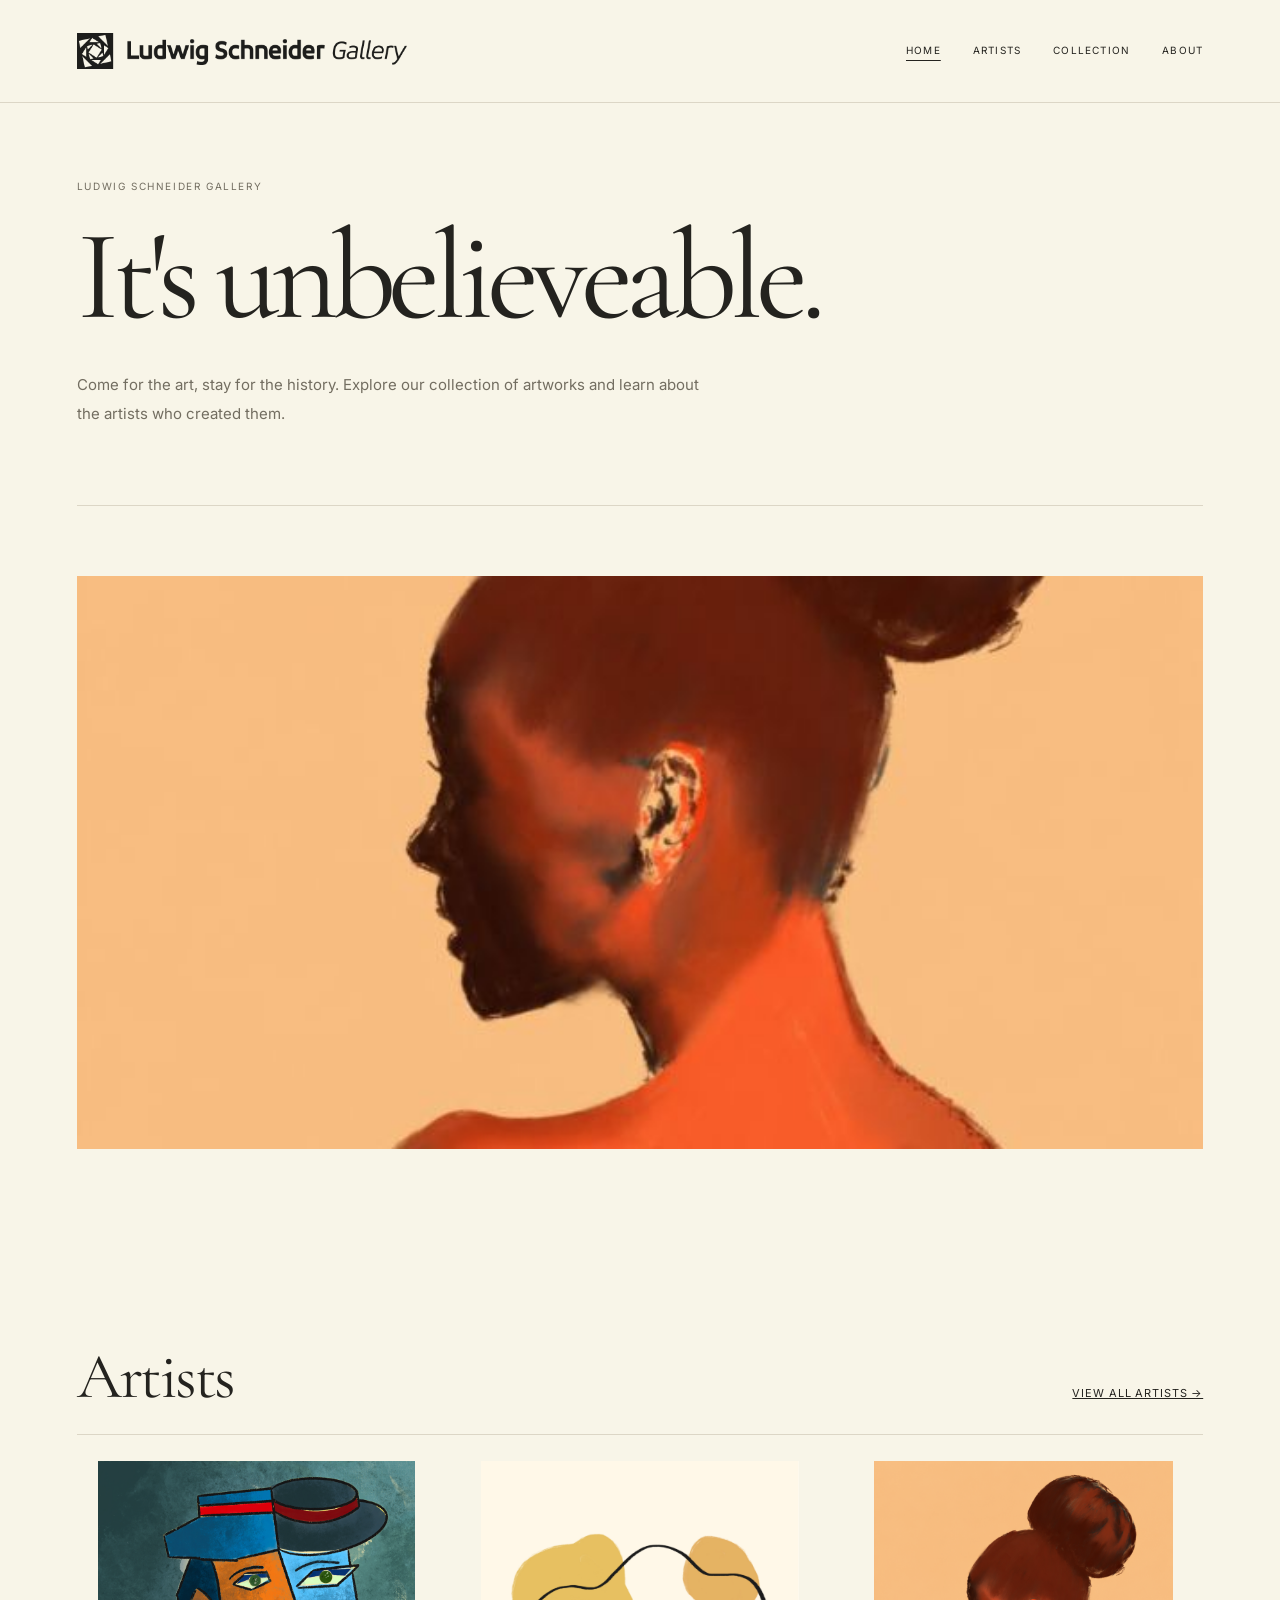
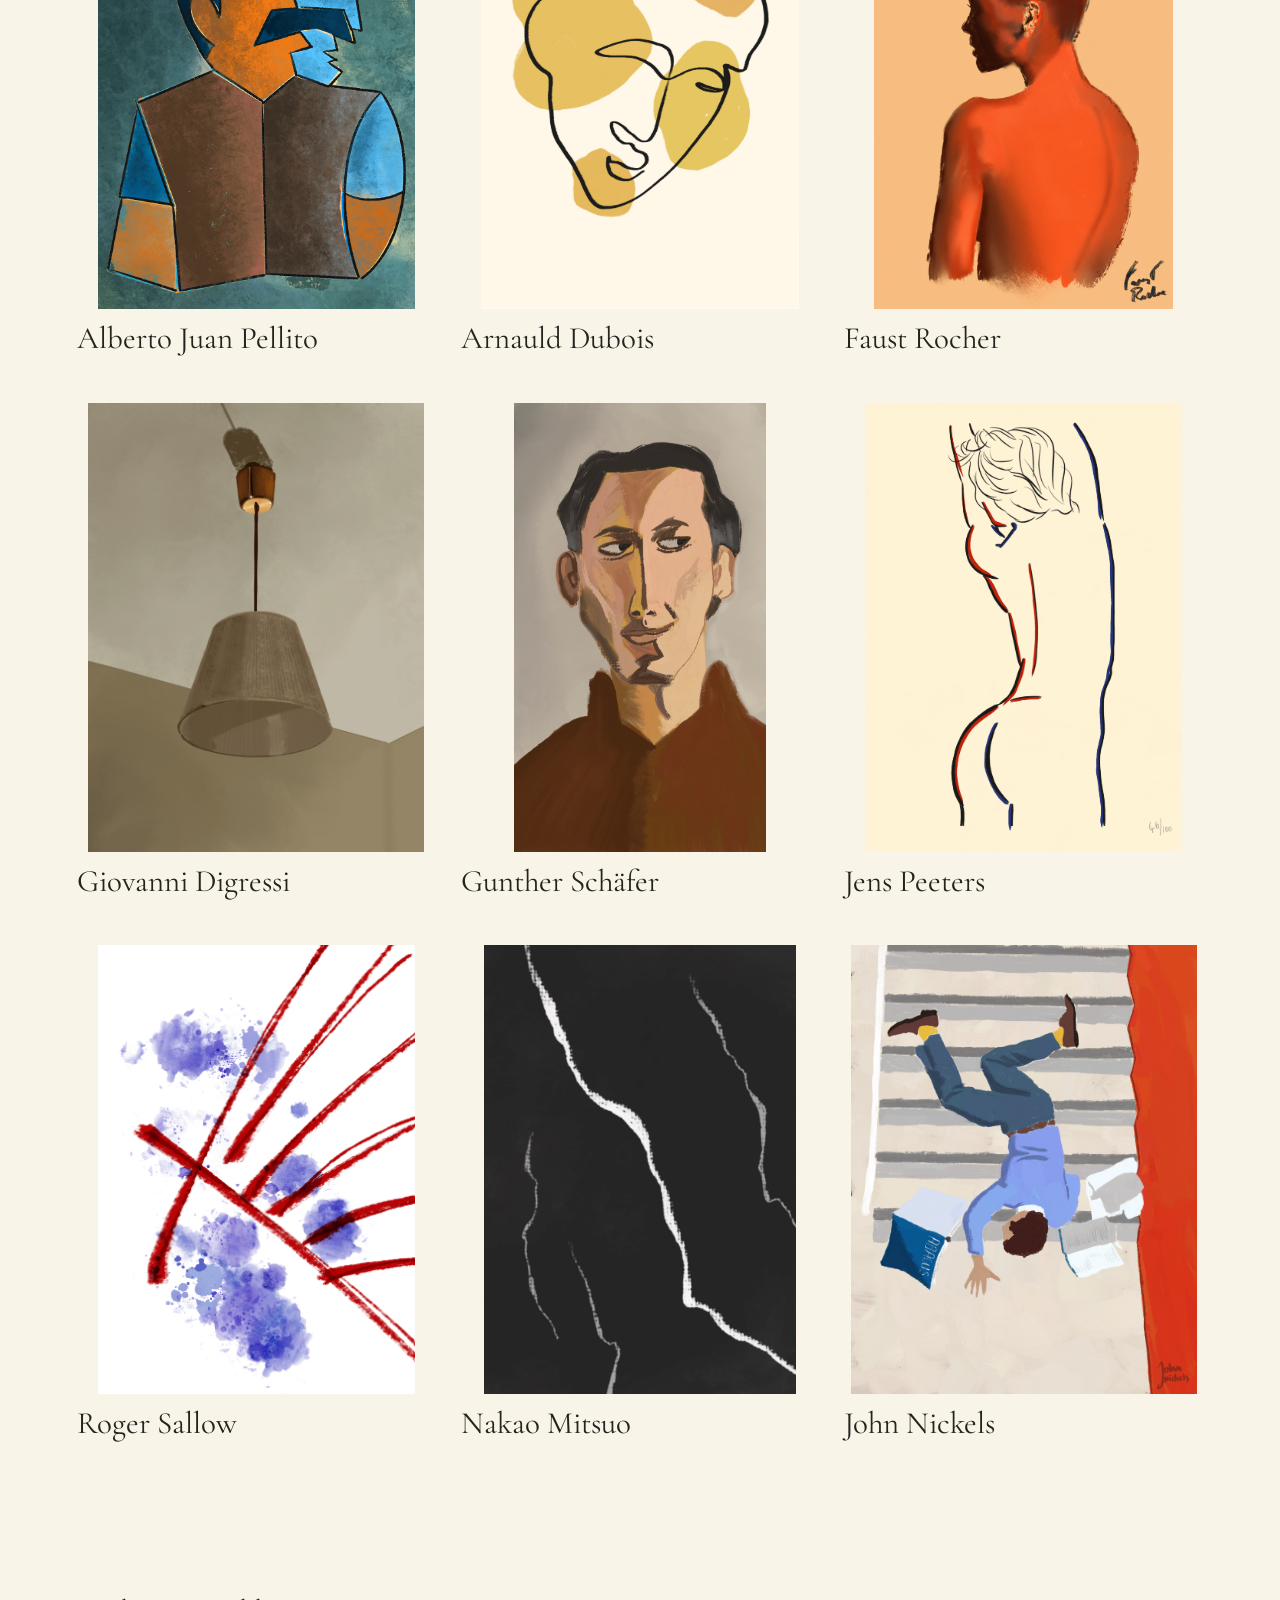
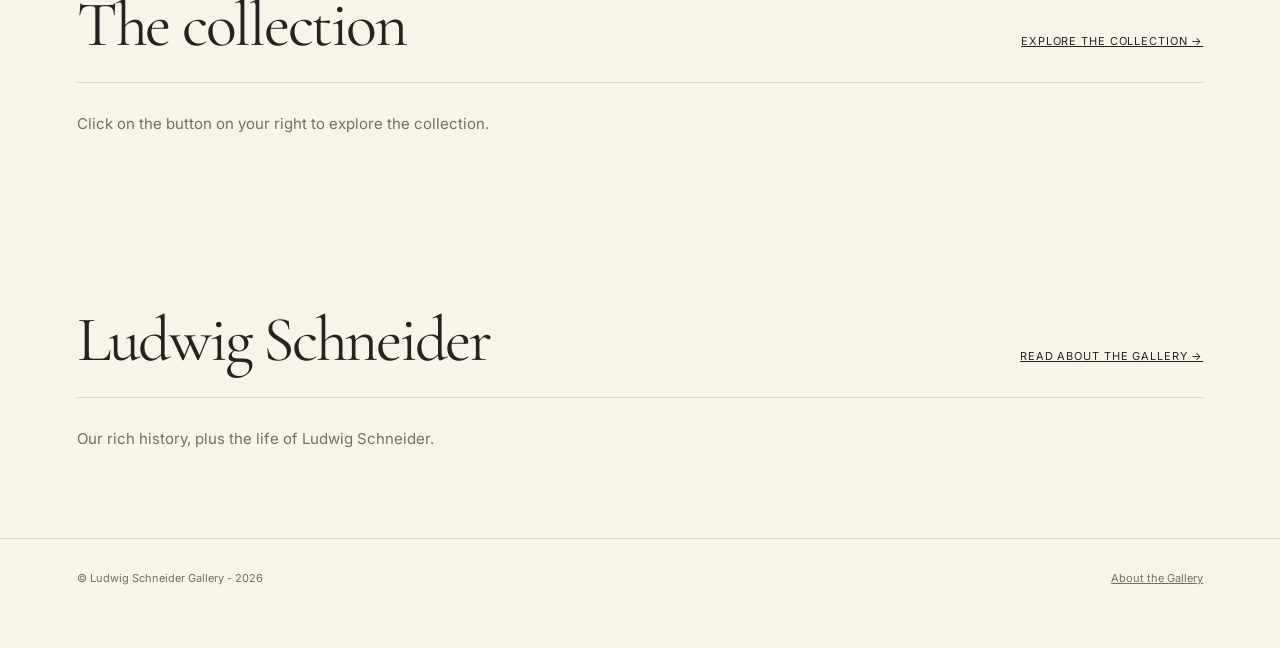
<file: index.html>
<!DOCTYPE html>
<html lang="en">
 <head>
  <meta charset="utf-8"/>
  <meta content="width=device-width, initial-scale=1" name="viewport"/>
  <meta content="./" name="site-root"/>
  <meta content="#F8F5E8" name="theme-color"/>
  <title>
   Home — Ludwig Schneider Gallery
  </title>
  <link href="./assets/css/style.css" rel="stylesheet"/>
  <link rel="apple-touch-icon" sizes="180x180" href="/assets/favicon/apple-touch-icon.png">
  <link rel="icon" type="image/png" sizes="32x32" href="/assets/favicon/favicon-32x32.png">
  <link rel="icon" type="image/png" sizes="16x16" href="/assets/favicon/favicon-16x16.png">
  <link rel="manifest" href="/assets/favicon/site.webmanifest">
 </head>
 <body>
  <a class="skip" href="#main">
   Skip to content
  </a>
  <header class="site-header">
   <div class="wrap">
    <a aria-label="Ludwig Schneider Gallery homepage" class="logo" href="./">
     <img alt="Ludwig Schneider Gallery" src="./assets/images/logo-horizontal.png"/>
    </a>
    <nav aria-label="Main navigation" class="nav">
     <a aria-current="page" href="./">
      Home
     </a>
     <a href="./artists/">
      Artists
     </a>
     <a href="./collection/">
      Collection
     </a>
     <a href="./about/">
      About
     </a>
    </nav>
   </div>
  </header>
  <main class="wrap" id="main">
   <section class="intro">
    <span class="eyebrow">
     Ludwig Schneider Gallery
    </span>
    <h1>
     It's unbelieveable.
    </h1>
    <p class="lead">
     Come for the art, stay for the history. Explore our collection of artworks and learn about the artists who created them.
    </p>
   </section>
   <section class="section">
    <div class="featured-placeholder">
  <img
    src="/assets/images/artworks/featured-placeholder.jpg"
    alt="Featured artwork"
    width="630"
    height="320"
  >
</div>
   </section>
   <section class="section">
    <div class="section-header">
     <h2>
      Artists
     </h2>
     <a class="text-link" href="artists/">
      View all artists →
     </a>
    </div>
    <div class="grid" id="artists-grid">
    </div>
   </section>
   <section class="section">
    <div class="section-header">
     <h2>
      The collection
     </h2>
     <a class="text-link" href="collection/">
      Explore the collection →
     </a>
    </div>
    <p class="lead">
     Click on the button on your right to explore the collection.
    </p>
   </section>
   <section class="section">
    <div class="section-header">
     <h2>
      Ludwig Schneider
     </h2>
     <a class="text-link" href="about/">
      Read about the gallery →
     </a>
    </div>
    <p class="lead">
     Our rich history, plus the life of Ludwig Schneider.
    </p>
   </section>
  </main>
  <footer class="site-footer">
   <div class="wrap">
    <span>
     © Ludwig Schneider Gallery - 2026
    </span>
    <span>
     <a href="./about/">
      About the Gallery
     </a>
    </span>
   </div>
  </footer>
  <script defer="" src="./assets/js/site.js">
  </script>
 </body>
</html>
</file>
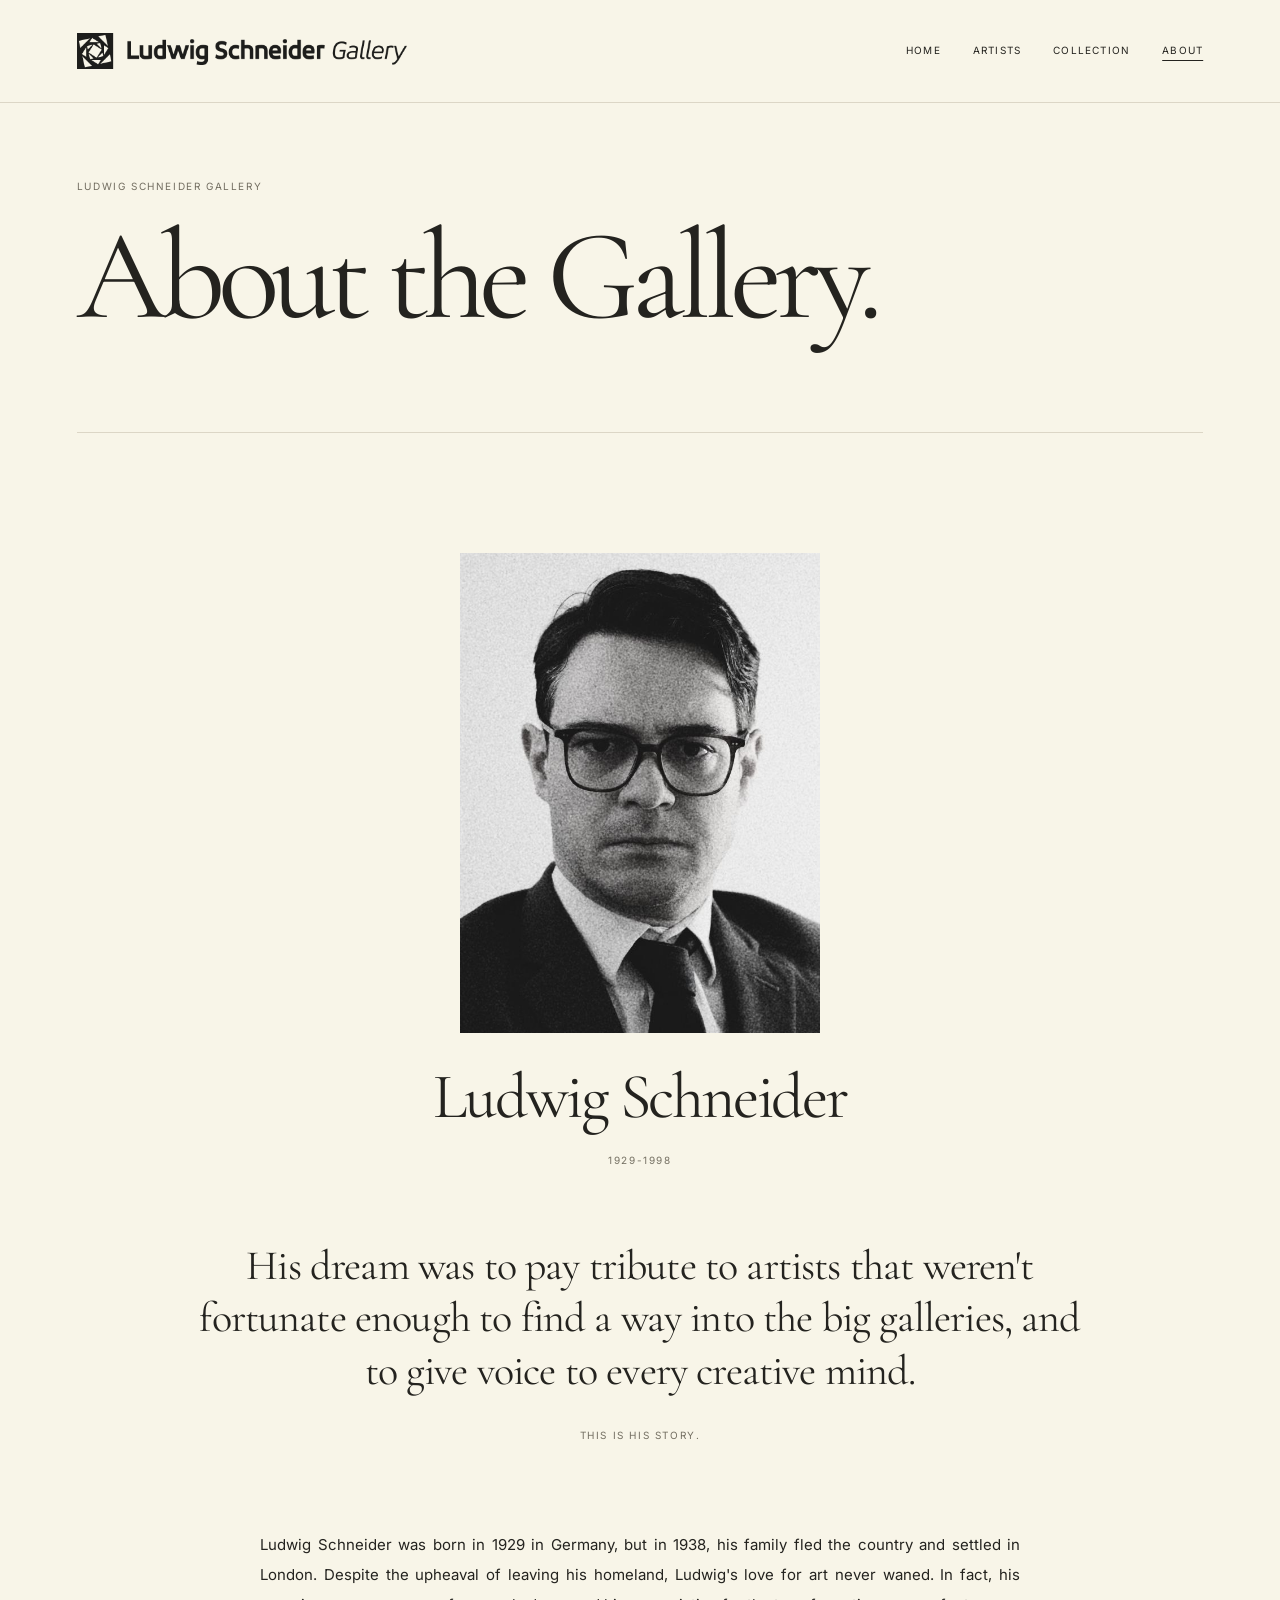
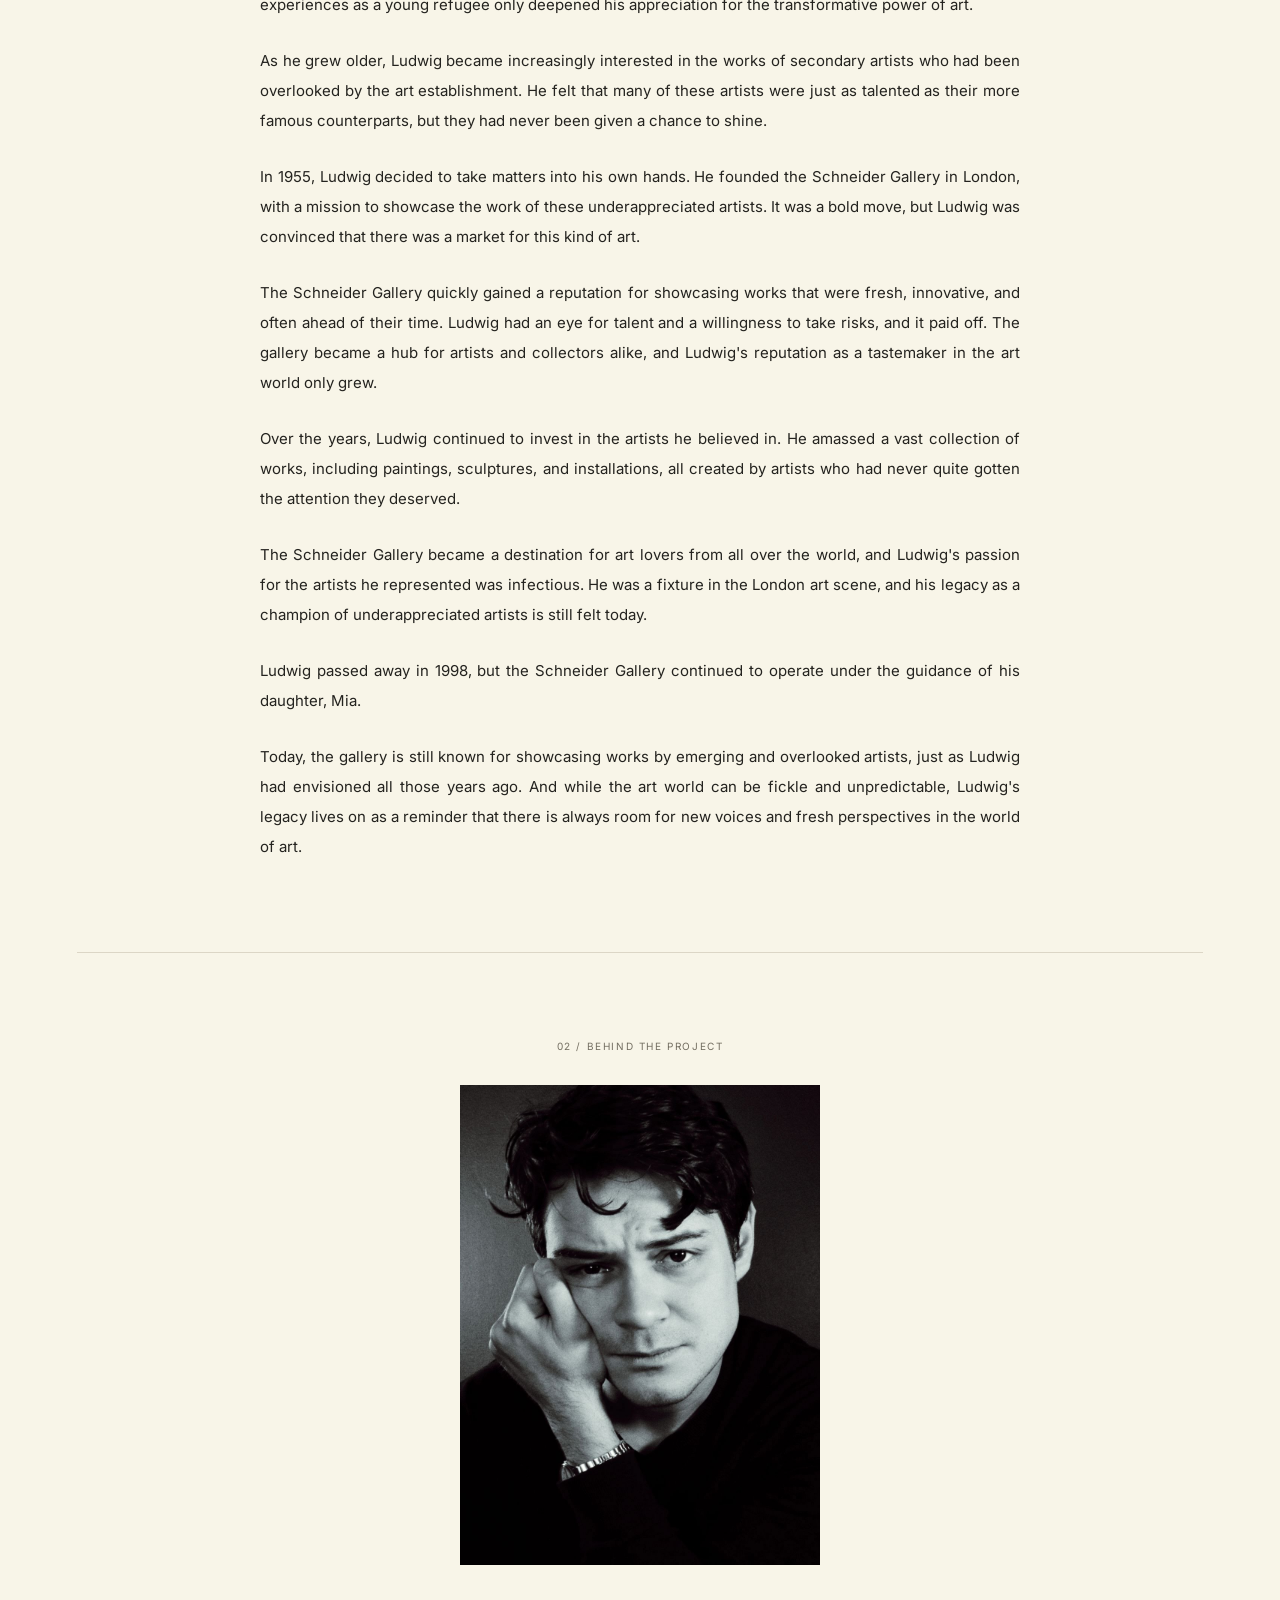
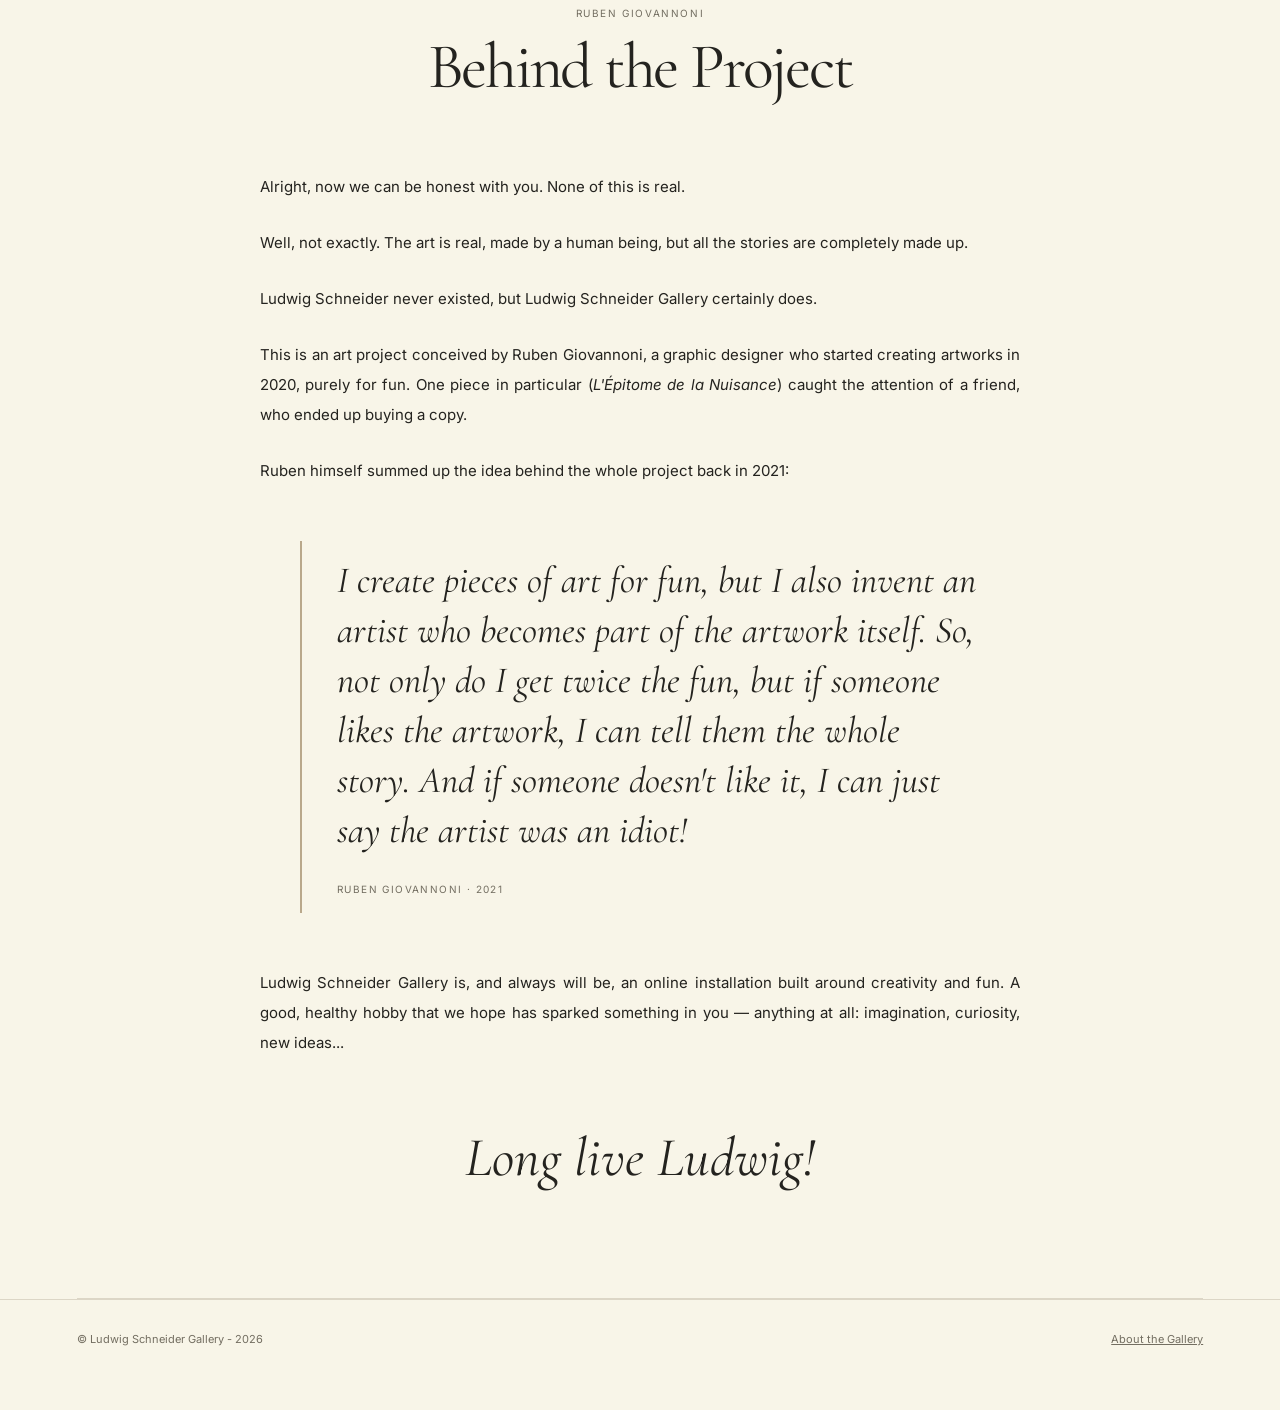
<file: about/index.html>
<!DOCTYPE html>
<html lang="en">
 <head>
  <meta charset="utf-8"/>
  <meta content="width=device-width, initial-scale=1" name="viewport"/>
  <meta content="../" name="site-root"/>
  <meta content="#F8F5E8" name="theme-color"/>
  <title>
   About — Ludwig Schneider Gallery
  </title>
  <link href="../assets/css/style.css" rel="stylesheet"/>
  <link rel="apple-touch-icon" sizes="180x180" href="/assets/favicon/apple-touch-icon.png">
  <link rel="icon" type="image/png" sizes="32x32" href="/assets/favicon/favicon-32x32.png">
  <link rel="icon" type="image/png" sizes="16x16" href="/assets/favicon/favicon-16x16.png">
  <link rel="manifest" href="/assets/favicon/site.webmanifest">
</head>
 <body>
  <a class="skip" href="#main">
   Skip to content
  </a>
  <header class="site-header">
   <div class="wrap">
    <a aria-label="Ludwig Schneider Gallery homepage" class="logo" href="../">
     <img alt="Ludwig Schneider Gallery" src="../assets/images/logo-horizontal.png"/>
    </a>
    <nav aria-label="Main navigation" class="nav">
     <a href="../">
      Home
     </a>
     <a href="../artists/">
      Artists
     </a>
     <a href="../collection/">
      Collection
     </a>
     <a aria-current="page" href="../about/">
      About
     </a>
    </nav>
   </div>
  </header>
  <main class="wrap" id="main">
   <section class="intro">
    <span class="eyebrow">
     Ludwig Schneider Gallery
    </span>
    <h1>
     About the Gallery.
    </h1>
   </section>
   <section class="about-section" id="ludwig-schneider">
      <div class="about-section-heading">
    <div class="about-image" id="about-portrait">
      <img
      src="/assets/images/artworks/ludwig-schneider.jpg"
      alt="Portrait of Ludwig Schneider"
      >
      </div>
     <h2>Ludwig Schneider</h2>
     <p class="eyebrow">1929-1998</p>
    </div>
    <div class="about-introduction">
    <blockquote>
      <p>
        His dream was to pay tribute to artists that weren't
        fortunate enough to find a way into the big galleries,
        and to give voice to every creative mind.
      </p>
    </blockquote>

    <p class="eyebrow">This is his story.</p>
  </div>
    <div class="about-biography">
<p>
      Ludwig Schneider was born in 1929 in Germany, but in 1938,
      his family fled the country and settled in London. Despite
      the upheaval of leaving his homeland, Ludwig's love for art
      never waned. In fact, his experiences as a young refugee
      only deepened his appreciation for the transformative
      power of art.
    </p>

    <p>
      As he grew older, Ludwig became increasingly interested
      in the works of secondary artists who had been overlooked
      by the art establishment. He felt that many of these
      artists were just as talented as their more famous
      counterparts, but they had never been given a chance
      to shine.
    </p>

    <p>
      In 1955, Ludwig decided to take matters into his own hands.
      He founded the Schneider Gallery in London, with a mission
      to showcase the work of these underappreciated artists.
      It was a bold move, but Ludwig was convinced that there
      was a market for this kind of art.
    </p>

    <p>
      The Schneider Gallery quickly gained a reputation for
      showcasing works that were fresh, innovative, and often
      ahead of their time. Ludwig had an eye for talent and a
      willingness to take risks, and it paid off. The gallery
      became a hub for artists and collectors alike, and Ludwig's
      reputation as a tastemaker in the art world only grew.
    </p>

    <p>
      Over the years, Ludwig continued to invest in the artists
      he believed in. He amassed a vast collection of works,
      including paintings, sculptures, and installations, all
      created by artists who had never quite gotten the
      attention they deserved.
    </p>

    <p>
      The Schneider Gallery became a destination for art lovers
      from all over the world, and Ludwig's passion for the
      artists he represented was infectious. He was a fixture
      in the London art scene, and his legacy as a champion
      of underappreciated artists is still felt today.
    </p>

    <p>
      Ludwig passed away in 1998, but the Schneider Gallery
      continued to operate under the guidance of his daughter,
      Mia.
    </p>

    <p>
      Today, the gallery is still known for showcasing works
      by emerging and overlooked artists, just as Ludwig had
      envisioned all those years ago. And while the art world
      can be fickle and unpredictable, Ludwig's legacy lives
      on as a reminder that there is always room for new voices
      and fresh perspectives in the world of art.
    </p>
  </div>
   </section>
   <section class="about-section" id="behind-project">
    <div class="about-section-heading">
     <span class="eyebrow">02 / Behind the Project</span>
     <div class="about-image" id="project-image">
  <img
    src="/assets/images/artworks/ruben-giovannoni.jpg"
    alt="Portrait of Ruben Giovannoni"
  >
     </div>
    <p class="eyebrow">Ruben Giovannoni</p>

     <h2>Behind the Project</h2>
    </div>
    
<div class="about-biography">
  <p>
    Alright, now we can be honest with you. None of this is real.
  </p>

  <p>
    Well, not exactly. The art is real, made by a human being,
    but all the stories are completely made up.
  </p>

  <p>
    Ludwig Schneider never existed, but Ludwig Schneider Gallery
    certainly does.
  </p>

  <p>
    This is an art project conceived by Ruben Giovannoni, a graphic
    designer who started creating artworks in 2020, purely for fun.
    One piece in particular (<em>L'Épitome de la Nuisance</em>)
    caught the attention of a friend, who ended up buying a copy.
  </p>

  <p>
    Ruben himself summed up the idea behind the whole project
    back in 2021:
  </p>

  <blockquote class="project-quote">
    <p>
      I create pieces of art for fun, but I also invent an
      artist who becomes part of the artwork itself. So, not
      only do I get twice the fun, but if someone likes the
      artwork, I can tell them the whole story. And if someone
      doesn't like it, I can just say the artist was an idiot!
    </p>

    <footer>Ruben Giovannoni · 2021</footer>
  </blockquote>

  <p>
    Ludwig Schneider Gallery is, and always will be, an online
    installation built around creativity and fun. A good,
    healthy hobby that we hope has sparked something in you —
    anything at all: imagination, curiosity, new ideas...
  </p>

  <p class="project-ending">
    Long live Ludwig!
  </p>
</div>
   </section>
  </main>
  <footer class="site-footer">
   <div class="wrap">
    <span>
     © Ludwig Schneider Gallery - 2026
    </span>
    <span>
     <a href="../about/">
      About the Gallery
     </a>
    </span>
   </div>
  </footer>
  <script defer="" src="../assets/js/site.js">
  </script>
 </body>
</html>
</file>
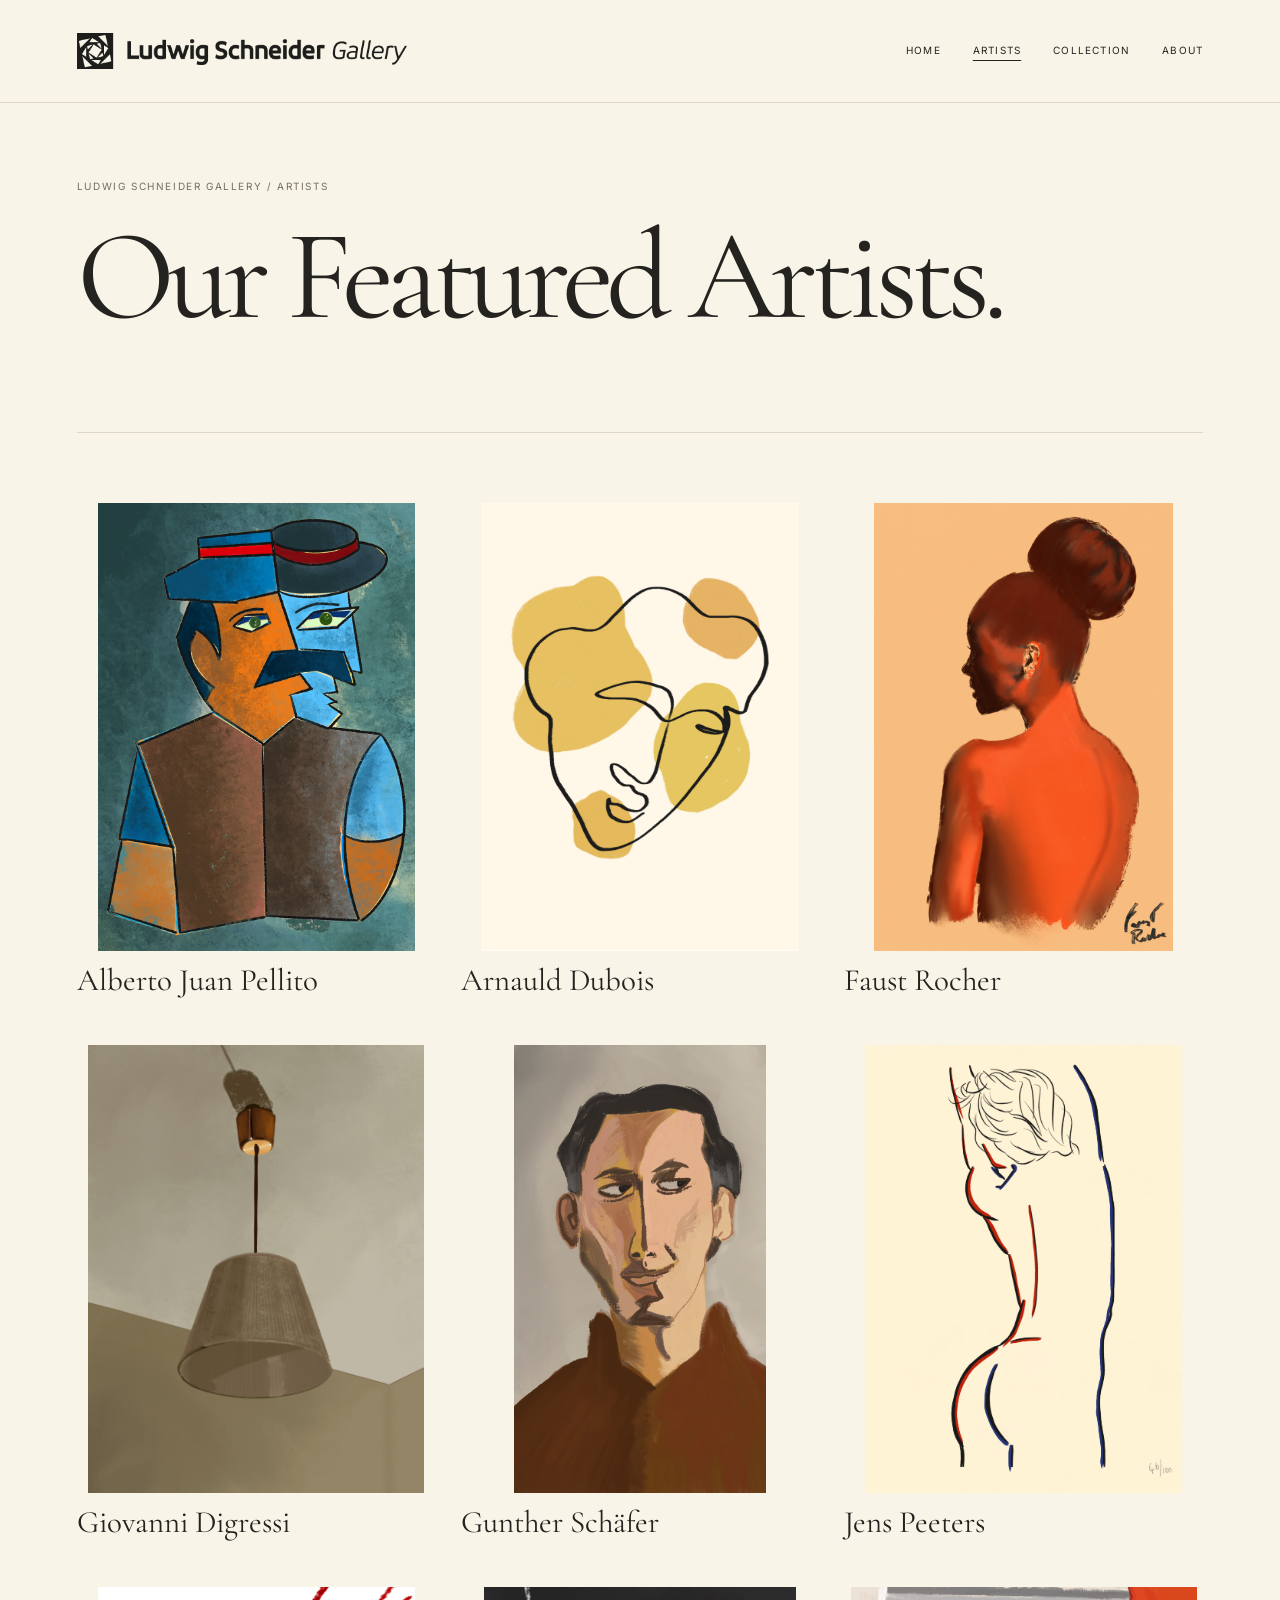
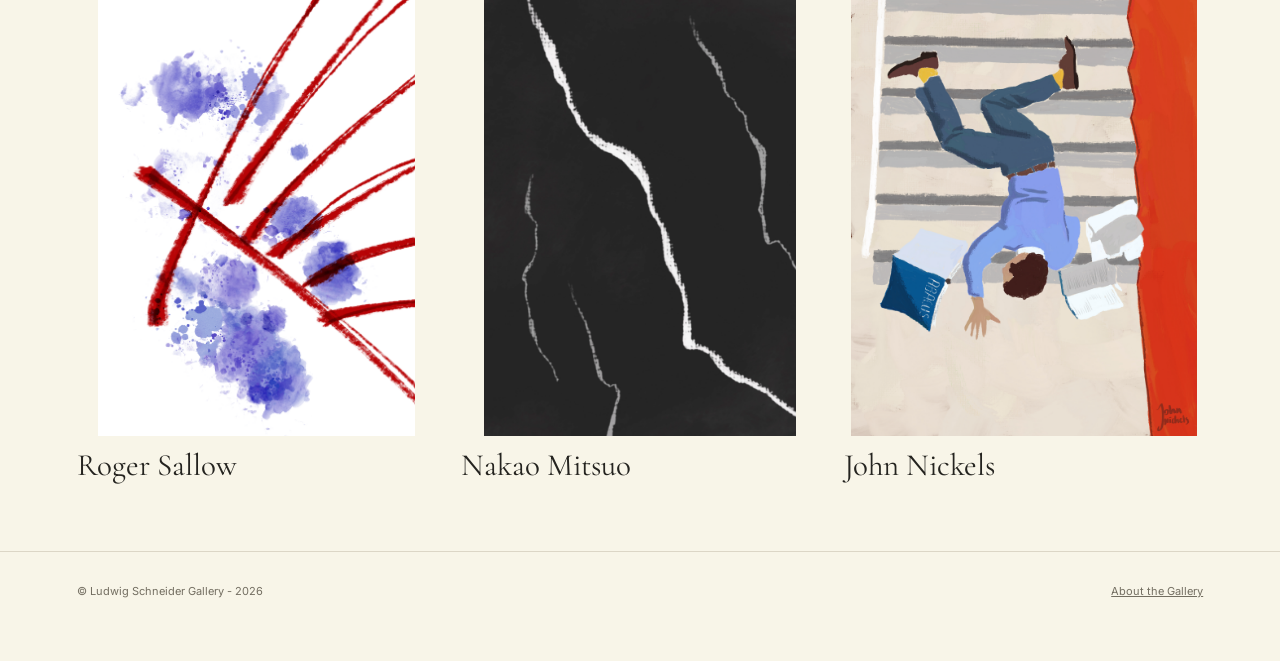
<file: artists/index.html>
<!DOCTYPE html>
<html lang="en">
 <head>
  <meta charset="utf-8"/>
  <meta content="width=device-width, initial-scale=1" name="viewport"/>
  <meta content="../" name="site-root"/>
  <meta content="#F8F5E8" name="theme-color"/>
  <title>
   Artists — Ludwig Schneider Gallery
  </title>
  <link href="../assets/css/style.css" rel="stylesheet"/>
  <link rel="apple-touch-icon" sizes="180x180" href="/assets/favicon/apple-touch-icon.png">
  <link rel="icon" type="image/png" sizes="32x32" href="/assets/favicon/favicon-32x32.png">
  <link rel="icon" type="image/png" sizes="16x16" href="/assets/favicon/favicon-16x16.png">
  <link rel="manifest" href="/assets/favicon/site.webmanifest">
 </head>
 <body>
  <a class="skip" href="#main">
   Skip to content
  </a>
  <header class="site-header">
   <div class="wrap">
    <a aria-label="Ludwig Schneider Gallery homepage" class="logo" href="../">
     <img alt="Ludwig Schneider Gallery" src="../assets/images/logo-horizontal.png"/>
    </a>
    <nav aria-label="Main navigation" class="nav">
     <a href="../">
      Home
     </a>
     <a aria-current="page" href="../artists/">
      Artists
     </a>
     <a href="../collection/">
      Collection
     </a>
     <a href="../about/">
      About
     </a>
    </nav>
   </div>
  </header>
  <main class="wrap" id="main">
   <section class="intro">
    <span class="eyebrow">
     Ludwig Schneider Gallery / Artists
    </span>
    <h1>
     Our Featured Artists.
    </h1>
   </section>
   <section class="section">
    <div class="grid" id="artists-grid">
    </div>
   </section>
  </main>
  <footer class="site-footer">
   <div class="wrap">
    <span>
     © Ludwig Schneider Gallery - 2026
    </span>
    <span>
     <a href="../about/">
      About the Gallery
     </a>
    </span>
   </div>
  </footer>
  <script defer="" src="../assets/js/site.js">
  </script>
 </body>
</html>
</file>
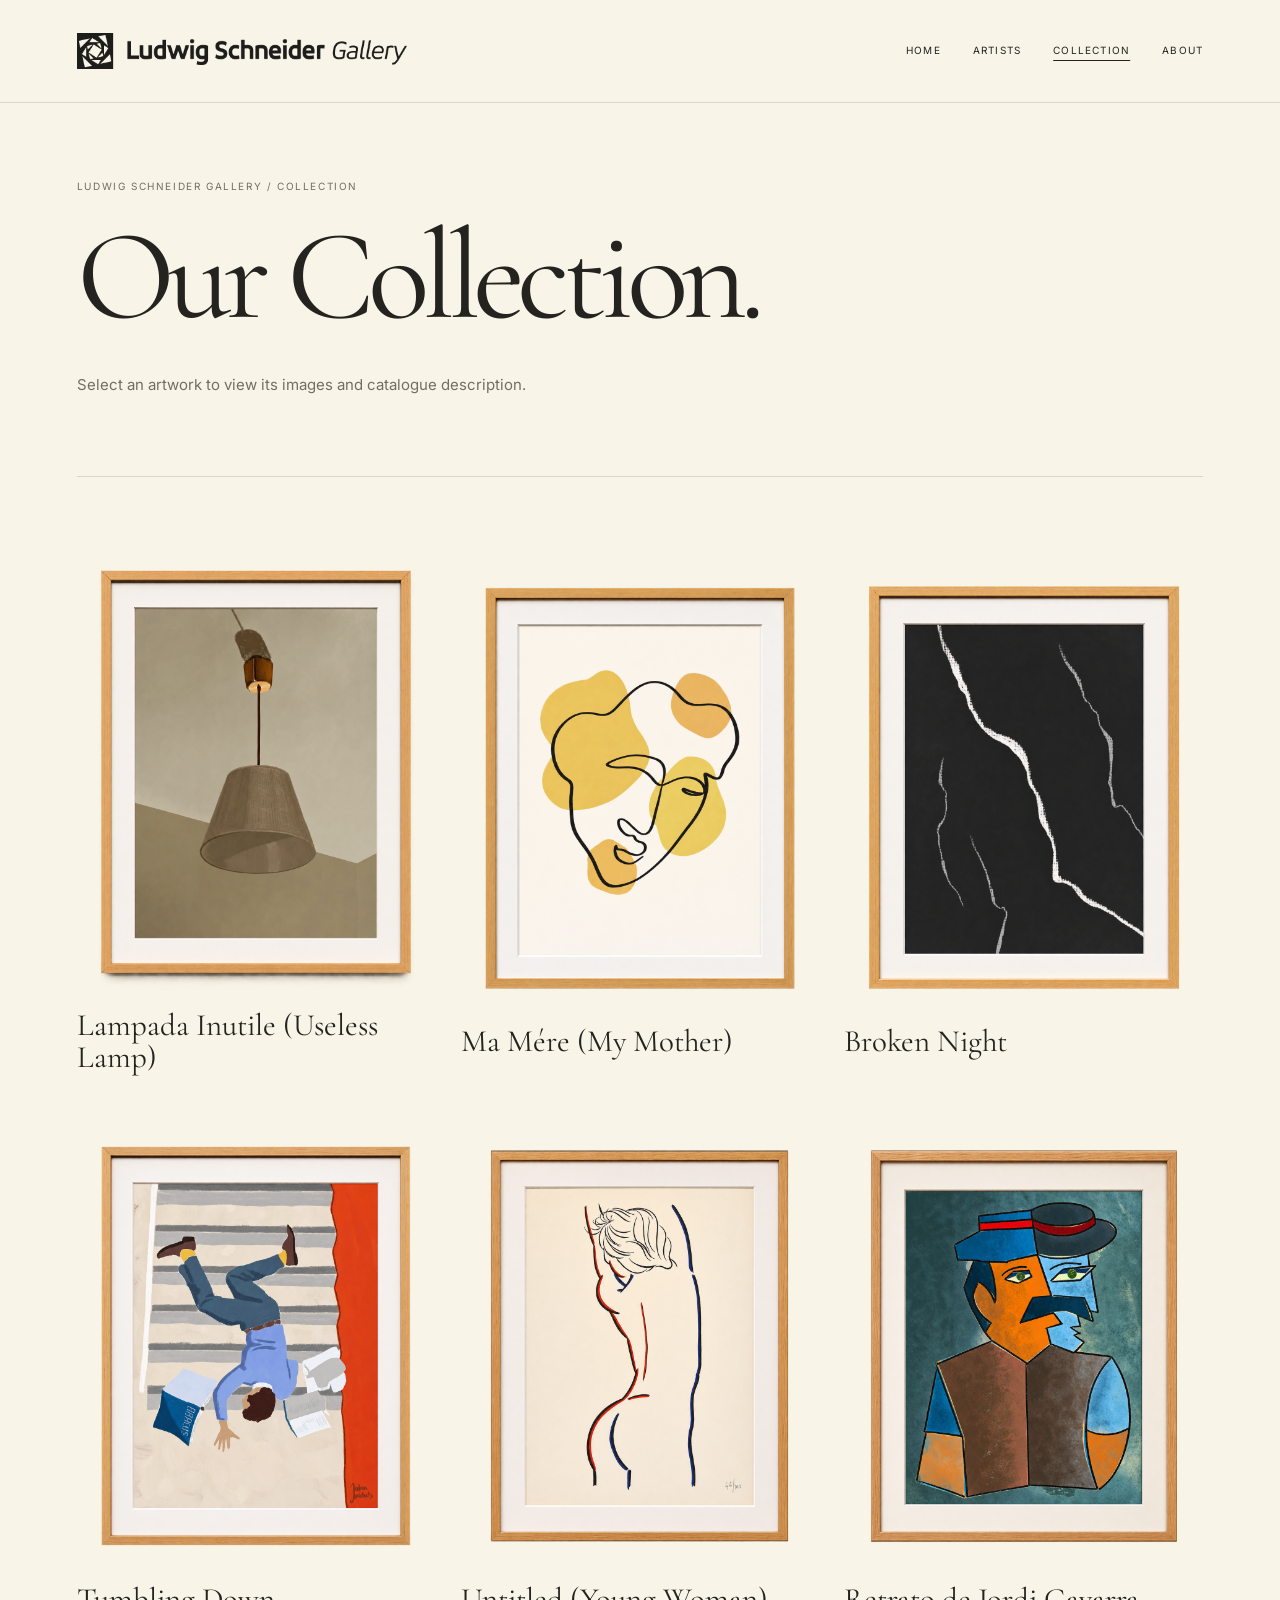
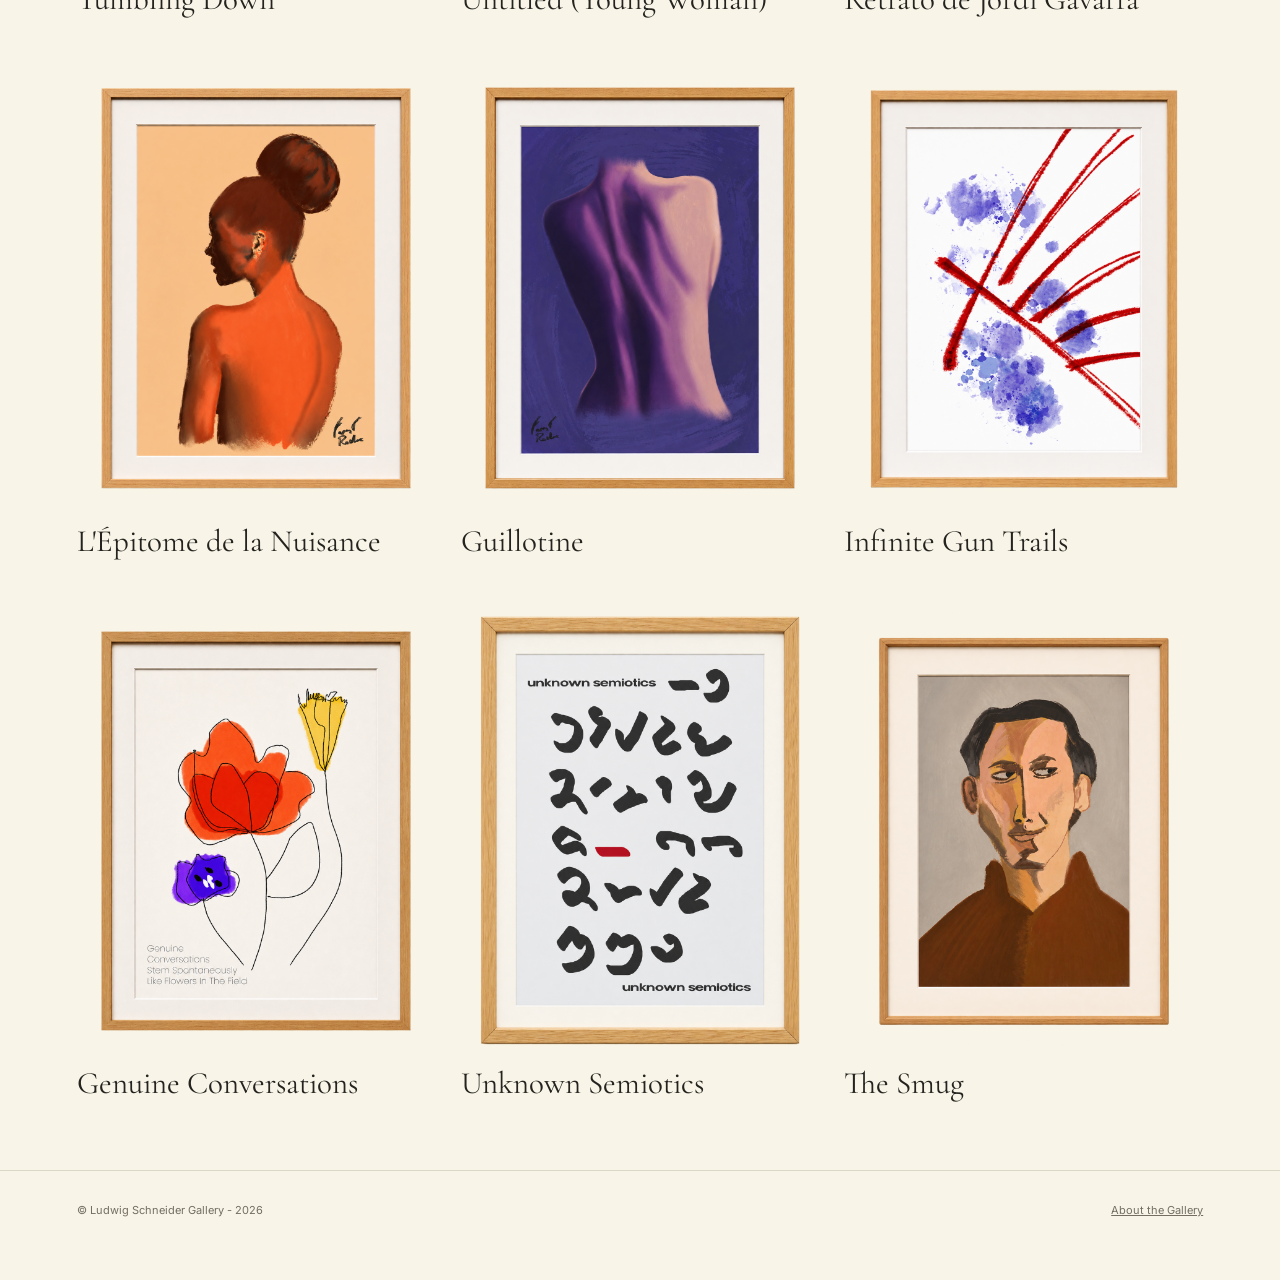
<file: collection/index.html>
<!DOCTYPE html>
<html lang="en">
 <head>
  <meta charset="utf-8"/>
  <meta content="width=device-width, initial-scale=1" name="viewport"/>
  <meta content="../" name="site-root"/>
  <meta content="#F8F5E8" name="theme-color"/>
  <title>
   Collection — Ludwig Schneider Gallery
  </title>
  <link href="../assets/css/style.css" rel="stylesheet"/>
  <link rel="apple-touch-icon" sizes="180x180" href="/assets/favicon/apple-touch-icon.png">
  <link rel="icon" type="image/png" sizes="32x32" href="/assets/favicon/favicon-32x32.png">
  <link rel="icon" type="image/png" sizes="16x16" href="/assets/favicon/favicon-16x16.png">
  <link rel="manifest" href="/assets/favicon/site.webmanifest">
 </head>
 <body>
  <a class="skip" href="#main">
   Skip to content
  </a>
  <header class="site-header">
   <div class="wrap">
    <a aria-label="Ludwig Schneider Gallery homepage" class="logo" href="../">
     <img alt="Ludwig Schneider Gallery" src="../assets/images/logo-horizontal.png"/>
    </a>
    <nav aria-label="Main navigation" class="nav">
     <a href="../">
      Home
     </a>
     <a href="../artists/">
      Artists
     </a>
     <a aria-current="page" href="../collection/">
      Collection
     </a>
     <a href="../about/">
      About
     </a>
    </nav>
   </div>
  </header>
  <main class="wrap" id="main">
   <section class="intro">
    <span class="eyebrow">
     Ludwig Schneider Gallery / Collection
    </span>
    <h1>
     Our Collection.
    </h1>
    <p class="lead">
     Select an artwork to view its images and catalogue description.
    </p>
   </section>
   <section class="section">
    <div class="grid" id="collection-grid">
    </div>
   </section>
  </main>
  <div class="overlay" hidden="" id="artwork-overlay">
   <section aria-labelledby="work-title" aria-modal="true" class="dialog" role="dialog">
    <div class="dialog-bar">
     <span class="eyebrow">
      Ludwig Schneider Gallery / Collection
     </span>
     <button aria-label="Close artwork" class="plain-button close-button" id="close-work">
      ×
     </button>
    </div>
    <div class="dialog-body">
     <div class="dialog-gallery">
      <div class="gallery-stage">
       <button aria-label="Previous image" class="arrow" id="previous-slide">
        ‹
       </button>
       <div class="placeholder" id="slide-stage">
       </div>
       <button aria-label="Next image" class="arrow" id="next-slide">
        ›
       </button>
      </div>
      <div class="thumb-strip" id="slide-thumbs">
      </div>
     </div>
     <div class="dialog-info">
      <span class="eyebrow">
       Artwork record
      </span>
      <h2 id="work-title">
      </h2>
      <dl class="facts" id="work-facts">
      </dl>
      <div class="description" id="work-description">
      </div>
      <div class="dialog-actions">
       <button class="share-button" id="share-work">
        ↗ Share artwork
       </button>
      </div>
      <div class="pager">
       <button class="plain-button" id="previous-work">
        ← Previous artwork
       </button>
       <button class="plain-button" id="next-work">
        Next artwork →
       </button>
      </div>
     </div>
    </div>
   </section>
  </div>
  <footer class="site-footer">
   <div class="wrap">
    <span>
     © Ludwig Schneider Gallery - 2026
    </span>
    <span>
     <a href="../about/">
      About the Gallery
     </a>
    </span>
   </div>
  </footer>
  <script defer="" src="../assets/js/site.js">
  </script>
 </body>
</html>
</file>
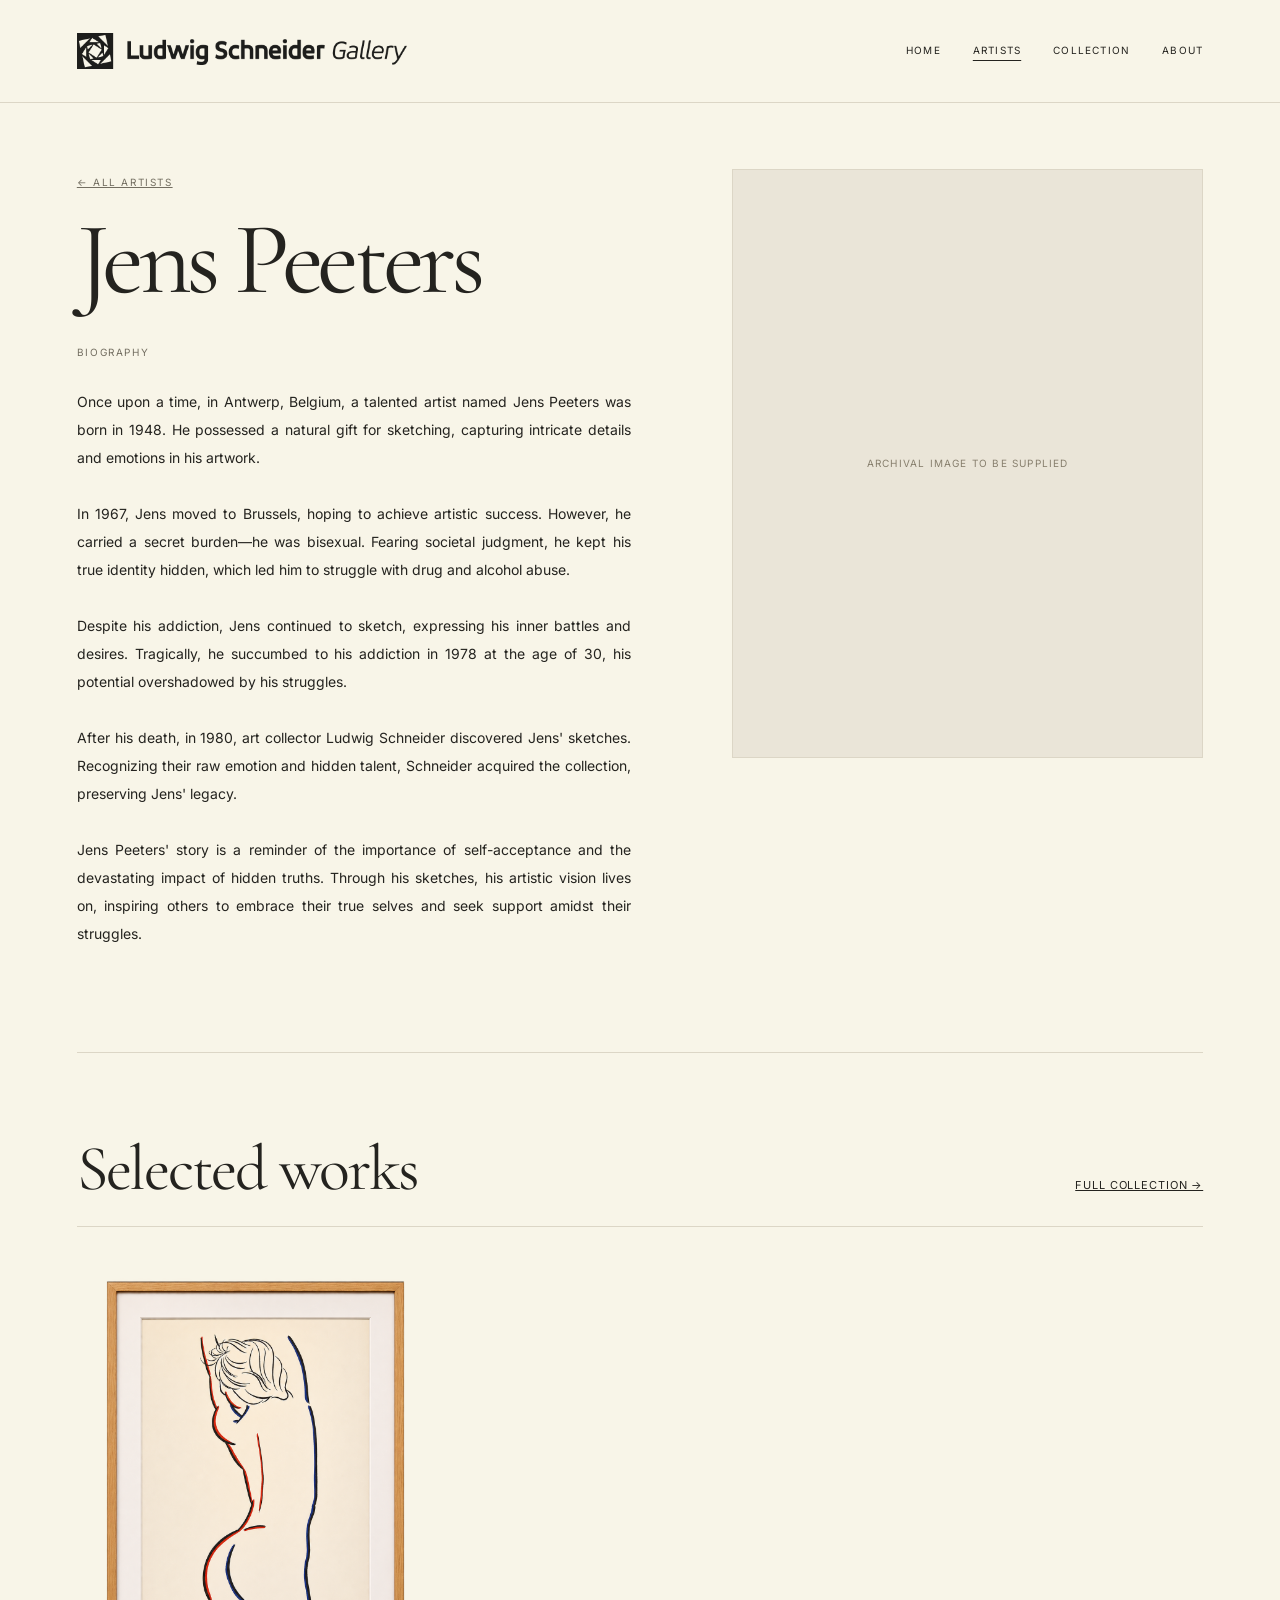
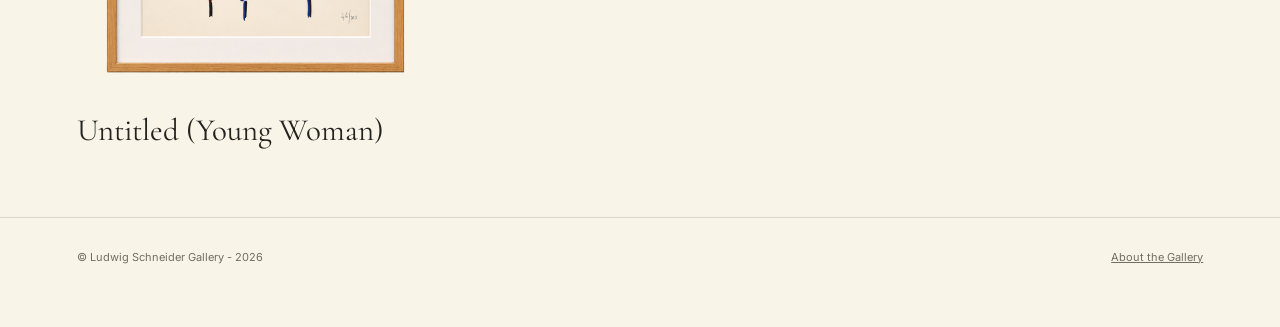
<file: artists/profile.html>
<!DOCTYPE html>
<html lang="en">
 <head>
  <meta charset="utf-8"/>
  <meta content="width=device-width, initial-scale=1" name="viewport"/>
  <meta content="../" name="site-root"/>
  <meta content="#F8F5E8" name="theme-color"/>
  <title>
   Artists — Ludwig Schneider Gallery
  </title>
  <link href="../assets/css/style.css" rel="stylesheet"/>
  <link rel="apple-touch-icon" sizes="180x180" href="/assets/favicon/apple-touch-icon.png">
  <link rel="icon" type="image/png" sizes="32x32" href="/assets/favicon/favicon-32x32.png">
  <link rel="icon" type="image/png" sizes="16x16" href="/assets/favicon/favicon-16x16.png">
  <link rel="manifest" href="/assets/favicon/site.webmanifest">
 </head>
 <body>
  <a class="skip" href="#main">
   Skip to content
  </a>
  <header class="site-header">
   <div class="wrap">
    <a aria-label="Ludwig Schneider Gallery homepage" class="logo" href="../">
     <img alt="Ludwig Schneider Gallery" src="../assets/images/logo-horizontal.png"/>
    </a>
    <nav aria-label="Main navigation" class="nav">
     <a href="../">
      Home
     </a>
     <a aria-current="page" href="../artists/">
      Artists
     </a>
     <a href="../collection/">
      Collection
     </a>
     <a href="../about/">
      About
     </a>
    </nav>
   </div>
  </header>
  <main class="wrap" id="main">
   <section class="profile-top">
    <div>
     <a class="eyebrow" href="./">
      ← All artists
     </a>
     <h1 id="artist-title">
      Artist profile
     </h1>
     <span class="eyebrow">
      Biography
     </span>
     <p class="bio" id="artist-bio">
     </p>
    </div>
    <div class="placeholder profile-picture" id="artist-portrait">
    </div>
   </section>
   <section class="section">
    <div class="section-header">
     <h2>
      Selected works
     </h2>
     <a class="text-link" href="../collection/">
      Full collection →
     </a>
    </div>
    <div class="grid" id="profile-works">
    </div>
   </section>
  </main>
  <div class="overlay" hidden="" id="artwork-overlay">
   <section aria-labelledby="work-title" aria-modal="true" class="dialog" role="dialog">
    <div class="dialog-bar">
     <span class="eyebrow">
      Ludwig Schneider Gallery / Collection
     </span>
     <button aria-label="Close artwork" class="plain-button close-button" id="close-work">
      ×
     </button>
    </div>
    <div class="dialog-body">
     <div class="dialog-gallery">
      <div class="gallery-stage">
       <button aria-label="Previous image" class="arrow" id="previous-slide">
        ‹
       </button>
       <div class="placeholder" id="slide-stage">
       </div>
       <button aria-label="Next image" class="arrow" id="next-slide">
        ›
       </button>
      </div>
      <div class="thumb-strip" id="slide-thumbs">
      </div>
     </div>
     <div class="dialog-info">
      <span class="eyebrow">
       Artwork record
      </span>
      <h2 id="work-title">
      </h2>
      <dl class="facts" id="work-facts">
      </dl>
      <div class="description" id="work-description">
      </div>
      <div class="dialog-actions">
       <button class="share-button" id="share-work">
        ↗ Share artwork
       </button>
      </div>
      <div class="pager">
       <button class="plain-button" id="previous-work">
        ← Previous artwork
       </button>
       <button class="plain-button" id="next-work">
        Next artwork →
       </button>
      </div>
     </div>
    </div>
   </section>
  </div>
  <footer class="site-footer">
   <div class="wrap">
    <span>
     © Ludwig Schneider Gallery - 2026
    </span>
    <span>
     <a href="../about/">
      About the Gallery
     </a>
    </span>
   </div>
  </footer>
  <script defer="" src="../assets/js/site.js">
  </script>
 </body>
</html>
</file>
<file: assets/css/style.css>
@import url('https://fonts.googleapis.com/css2?family=Cormorant+Garamond:ital,wght@0,400;0,500;1,400&family=Inter:wght@400;500;600&display=swap');
:root {
  --paper:#F8F5E8;
  --ink:#24231F;
  --muted:#736E61;
  --line:#DCD6C6;
  --placeholder:#EAE5D8;
  --serif:'Cormorant Garamond',Georgia,serif;
  --sans:Inter,Arial,sans-serif
}

* {
  box-sizing:border-box
}

html {
  scroll-behavior:smooth
}

body {
  background:var(--paper);
  color:var(--ink);
  font:14px/1.75 var(--sans);
  margin:0
}

body.dialog-open {
  overflow:hidden
}

a {
  color:inherit
}

a:hover {
  text-decoration-color:var(--muted)
}

button {
  font:inherit
}

button:focus-visible,a:focus-visible {
  outline:2px solid var(--ink);
  outline-offset:4px
}

.wrap {
  max-width:1350px;
  padding:0 6vw;
  margin:auto
}

.skip {
  position:absolute;
  top:-80px;
  left:15px;
  background:#fff;
  padding:8px;
  z-index:100
}

.skip:focus {
  top:10px
}

.site-header {
  border-bottom:1px solid var(--line)
}

.site-header .wrap {
  min-height:102px;
  display:flex;
  align-items:center;
  justify-content:space-between;
  gap:28px
}

.logo {
  display:block;
  flex-shrink:0;
  width:min(330px,45vw)
}

.logo img {
  width:100%;
  height:auto;
  display:block
}

.nav {
  display:flex;
  gap:clamp(12px,2.5vw,32px);
  flex-wrap:wrap
}

.nav a {
  text-transform:uppercase;
  letter-spacing:.12em;
  font-size:10px;
  text-decoration:none
}

.nav a[aria-current=page],.nav a:hover {
  text-decoration:underline;
  text-underline-offset:6px
}

.eyebrow {
  font-size:10px;
  letter-spacing:.16em;
  text-transform:uppercase;
  color:var(--muted)
}

h1,h2,h3,.serif {
  font-family:var(--serif);
  font-weight:400;
  line-height:1.05
}

h1 {
  font-size:clamp(65px,10vw,148px);
  letter-spacing:-.055em;
  margin:12px 0 26px
}

h2 {
  font-size:clamp(43px,5vw,77px);
  letter-spacing:-.035em;
  margin:12px 0 24px
}

h3 {
  font-size:clamp(29px,3.5vw,43px)
}

p {
  max-width:69ch
}

.lead {
  max-width:630px;
  font-size:15px;
  color:var(--muted);
  line-height:1.95
}

.intro {
  padding:70px 0 62px;
  border-bottom:1px solid var(--line)
}

.intro-row {
  display:flex;
  align-items:end;
  justify-content:space-between;
  gap:30px
}

.section {
  padding:70px 0
}

.section-header {
  display:flex;
  align-items:baseline;
  justify-content:space-between;
  gap:24px;
  border-bottom:1px solid var(--line);
  margin-bottom:26px
}

.section-header a {
  font-size:11px;
  white-space:nowrap
}

.placeholder {
  background:var(--placeholder);
  border:1px solid var(--line);
  color:#877F6D;
  display:flex;
  flex-direction:column;
  align-items:center;
  justify-content:center;
  gap:8px;
  text-align:center;
  padding:20px
}

.placeholder strong {
  font-family:var(--serif);
  font-size:48px;
  font-weight:400
}

.placeholder small {
  text-transform:uppercase;
  font-size:10px;
  letter-spacing:.12em
}

.featured-placeholder {
  min-height:clamp(320px,48vw,630px)
}

.featured-placeholder img {
  display: block;
  width: 100%;
  height: auto;
  object-fit: contain;
}

.grid {
  display:grid;
  grid-template-columns:repeat(3,minmax(0,1fr));
  gap:48px 25px
}

.tile {
  text-decoration:none;
  display:block;
  min-width:0
}

.tile-media {
  aspect-ratio:4/5;
  overflow:hidden
}

.tile-media img {
  width:100%;
  height:100%;
  object-fit:contain
}

.tile h3 {
  font-size:31px;
  margin:13px 0 0
}

.tile-meta {
  font-size:11px;
  color:var(--muted);
  margin:5px 0
}

.text-link {
  font-size:11px;
  letter-spacing:.08em;
  text-transform:uppercase
}

.empty-note {
  border:1px dashed var(--line);
  padding:28px;
  color:var(--muted);
  font-size:12px
}

.profile-top {
  display: grid;
  grid-template-columns: minmax(0, 1fr) minmax(0, 0.85fr);
  gap: 9%;
  align-items: start;
  height: auto;
  padding: 66px 0 90px;
  border-bottom: 1px solid var(--line);
}

.profile-top > div:first-child {
  min-width: 0;
}

.profile-top h1 {
  font-size:clamp(62px,8vw,120px);
  overflow-wrap:anywhere
}

.profile-picture {
  min-height:430px;
  aspect-ratio:4/5
}

.bio {
  max-width: 620px;
  white-space: pre-line;
  line-height: 2;
  text-align: justify;
  text-justify: inter-word;
  hyphens: auto;
}

.bio:not(:empty) {
  margin-top:24px
}

.about-section {
  padding:85px 0;
  border-bottom:1px solid var(--line)
}

.site-footer {
  border-top:1px solid var(--line);
  padding:30px 0 60px
}

.site-footer .wrap {
  display:flex;
  justify-content:space-between;
  gap:25px;
  flex-wrap:wrap;
  font-size:11px;
  color:var(--muted)
}

.work-button {
  display:block;
  text-align:left;
  border:0;
  background:none;
  padding:0;
  width:100%;
  cursor:pointer;
  color:var(--ink)
}

.work-button .tile-media {
  transition:background .2s
}

.work-button:hover .tile-media {
  background:#e1dacb
}

.work-button h3 {
  font-weight:400
}

.artwork-image {
  object-fit:contain;
  width:100%;
  height:100%
}

.overlay[hidden] {
  display:none
}

.overlay {
  position:fixed;
  inset:0;
  background:#24211fd4;
  z-index:200;
  display:grid;
  place-items:center;
  padding:20px
}

.dialog {
  background:var(--paper);
  width:min(1170px,100%);
  max-height:calc(100dvh - 40px);
  overflow-y:auto;
  box-shadow:0 16px 80px #0004
}

.dialog-bar {
  display:flex;
  align-items:center;
  justify-content:space-between;
  padding:15px 25px;
  border-bottom:1px solid var(--line)
}

.plain-button {
  background:none;
  border:0;
  color:var(--ink);
  cursor:pointer
}

.close-button {
  font-size:26px;
  line-height:1
}

.dialog-body {
  display:grid;
  grid-template-columns:55% 45%
}

.dialog-gallery {
  background:#EEE9DC;
  padding:28px;
  min-width:0
}

.gallery-stage {
  display:flex;
  align-items:center;
  gap:10px
}

.gallery-stage .placeholder,.gallery-stage img {
  height:clamp(280px,39vw,510px);
  width:100%;
  min-width:0;
  object-fit:contain
}

.gallery-stage img {
  background:#eae4d6
}

.arrow {
  font-size:24px;
  flex:0 0 27px;
  cursor:pointer;
  background:none;
  border:0
}

.arrow:disabled {
  visibility:hidden
}

.thumb-strip {
  display:flex;
  gap:8px;
  justify-content:center;
  margin:16px 0 0;
  flex-wrap:wrap
}

.mini {
  height:51px;
  width:51px;
  cursor:pointer;
  border:1px solid var(--line);
  background:#e1dace;
  padding:2px
}

.mini[aria-pressed=true] {
  outline:2px solid var(--ink)
}

.mini img {
  width:100%;
  height:100%;
  object-fit:contain
}

.dialog-info {
  padding:35px 40px 24px;
  display:flex;
  flex-direction:column;
  min-height:550px
}

.dialog-info h2 {
  font-size:clamp(39px,5vw,66px)
}

.facts {
  margin:20px 0 26px
}

.fact {
  display:flex;
  justify-content:space-between;
  gap:16px;
  border-top:1px solid var(--line);
  padding:10px 0;
  font-size:12px
}

.fact dt {
  color:var(--muted)
}

.fact dd {
  margin:0;
  text-align:right
}

.description {
  white-space:pre-line;
  line-height:1.95;
  font-size:13px
}

.dialog-actions {
  display:flex;
  justify-content:flex-end;
  margin-top:auto;
  padding-top:32px
}

.share-button {
  border:1px solid #BDB4A2;
  padding:10px 15px;
  background:transparent;
  cursor:pointer;
  font-size:11px
}

.share-button:hover {
  background:#eae3d4
}

.pager {
  display:flex;
  justify-content:space-between;
  border-top:1px solid var(--line);
  padding-top:15px;
  margin-top:18px;
  gap:15px
}

.pager button {
  font-size:11px
}

.muted {
  color:var(--muted)
}

@media(max-width:850px) {
  .dialog-body,.profile-top {
    grid-template-columns:1fr
  }

  .dialog-info {
    min-height:0
  }

  .intro-row {
    display:block
  }

  .grid {
    grid-template-columns:repeat(2,minmax(0,1fr))
  }

  .profile-picture {
    min-height:340px;
    max-width:600px
  }

  .site-header .wrap {
    padding-top:22px;
    padding-bottom:22px;
    flex-wrap:wrap;
    min-height:0
  }

  .logo {
    width:300px
  }

  .nav {
    width:100%
  }

}

@media(max-width:550px) {
  .wrap {
    padding:0 22px
  }

  .grid {
    grid-template-columns:1fr
  }

  .intro {
    padding:48px 0
  }

  .section,.about-section {
    padding:48px 0
  }

  .overlay {
    padding:0
  }

  .dialog {
    max-height:100dvh;
    height:100dvh
  }

  .dialog-bar {
    padding:12px 20px
  }

  .dialog-gallery {
    padding:14px
  }

  .dialog-info {
    padding:24px
  }

  .gallery-stage .placeholder,.gallery-stage img {
    height:240px
  }

  .logo {
    width:min(290px,90vw)
  }

  .tile h3 {
    font-size:28px
  }

  .profile-top {
    padding:45px 0
  }

}

/* About page — centred section images and headings */
.about-section-heading {
  display: flex;
  flex-direction: column;
  align-items: center;
  text-align: center;
  margin-bottom: 60px;
}

.about-image {
  width: min(360px, 100%);
  aspect-ratio: 3 / 4;
  margin: 30px 0;
}

.about-section-heading h2 {
  margin: 0 0 12px;
}

#ludwig-schneider {
  padding: 90px 0;
}

.about-introduction {
  max-width: 900px;
  margin: 0 auto 85px;
  text-align: center;
}

.about-introduction blockquote {
  margin: 0;
  padding: 0;
  border: none;
}

.about-introduction blockquote p {
  max-width: none;
  margin: 0 0 30px;

  font-family: var(--serif);
  font-size: clamp(30px, 3.5vw, 42px);
  font-weight: 400;
  line-height: 1.25;
  letter-spacing: -0.02em;
}

.about-introduction .eyebrow {
  max-width: none;
  margin: 30px auto 0;
  text-align: center;
}

.about-biography {
  max-width: 760px;
  margin: 0 auto;
}

.about-biography p {
  max-width: none;
  margin: 0 0 26px;

  font-family: var(--sans);
  font-size: 15px;
  line-height: 2;

  text-align: justify;
  text-justify: inter-word;
  hyphens: auto;
}

.about-biography p:last-child {
  margin-bottom: 0;
}

@media (max-width: 850px) {
  #ludwig-schneider {
    padding: 65px 0;
  }

  .about-introduction {
    margin-bottom: 60px;
  }

  .about-biography {
    max-width: 100%;
  }
}

@media (max-width: 550px) {
  #ludwig-schneider {
    padding: 45px 0;
  }

  .about-introduction {
    margin-bottom: 45px;
  }

  .about-introduction blockquote p {
    font-size: 30px;
  }

  .about-biography p {
    font-size: 14px;
    line-height: 1.9;
    text-align: left;
  }
}

@media (max-width: 550px) {
  .about-section-heading {
    margin-bottom: 40px;
  }

  .about-image {
    width: min(280px, 100%);
  }
}

.project-quote {
  max-width: 680px;
  margin: 55px auto;
  padding: 15px 0 15px 35px;
  border-left: 2px solid #B9A88B;
}

.project-quote p {
  max-width: none;
  margin: 0 0 25px;
  font-family: var(--serif);
  font-style: italic;
  font-size: clamp(25px, 3vw, 37px);
  line-height: 1.35;
  text-align: left;
}

.project-quote footer {
  font-family: var(--sans);
  font-size: 10px;
  letter-spacing: 0.14em;
  text-transform: uppercase;
  color: var(--muted);
}

@media (max-width: 550px) {
  .project-quote {
    padding-left: 20px;
    margin: 40px auto;
  }
}

.project-ending {
  font-family: var(--serif) !important;
  font-size: clamp(35px, 5vw, 55px) !important;
  font-style: italic;
  text-align: center !important;
  margin-top: 45px !important;
}

.about-image img {
  display: block;
  width: 100%;
  height: 100%;
  object-fit: cover;
}
</file>
